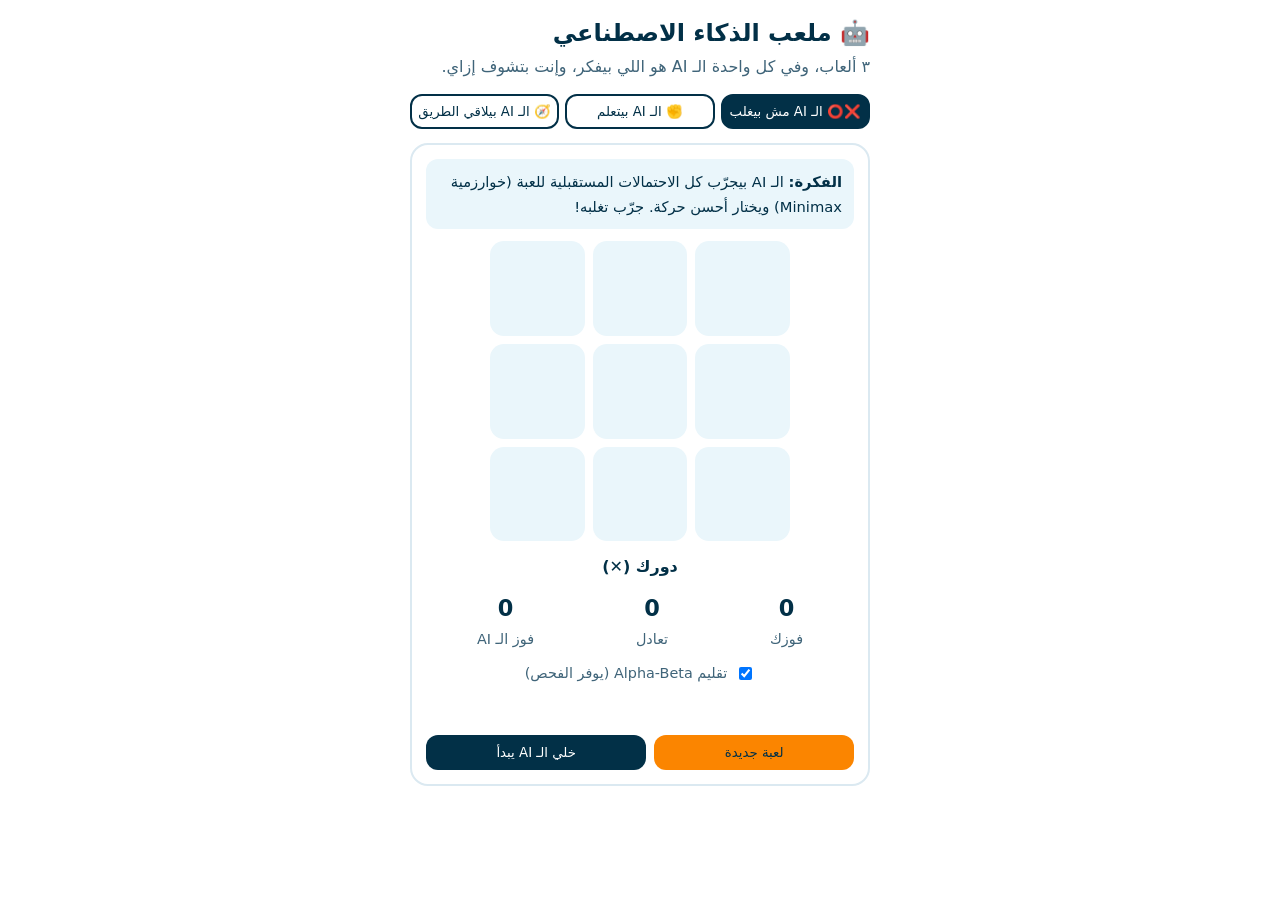
<file: index.html>
<!doctype html>
<html lang="ar" dir="rtl">
  <head>
    <meta charset="utf-8" />
    <meta
      name="viewport"
      content="width=device-width, initial-scale=1, viewport-fit=cover"
    />

    <meta name="color-scheme" content="light" />
    <link rel="stylesheet" href="./css/styles.css"/>
    <title>Ai Game</title>
  </head>
  <body>
    <main id="m">
      <h1>🤖 ملعب الذكاء الاصطناعي</h1>
      <p>٣ ألعاب، وفي كل واحدة الـ AI هو اللي بيفكر، وإنت بتشوف إزاي.</p>
      <div id="tabs" role="tablist">
        <button role="tab" aria-selected="true" data-t="0">
          ❌⭕ الـ AI مش بيغلب
        </button>
        <button role="tab" aria-selected="false" data-t="1">
          ✊ الـ AI بيتعلم
        </button>
        <button role="tab" aria-selected="false" data-t="2">
          🧭 الـ AI بيلاقي الطريق
        </button>
      </div>

      <section class="card" id="s0">
        <div class="idea">
          <b>الفكرة:</b> الـ AI بيجرّب كل الاحتمالات المستقبلية للعبة (خوارزمية
          Minimax) ويختار أحسن حركة. جرّب تغلبه!
        </div>
        <div id="bd"></div>
        <p class="msg" id="m0"></p>
        <div class="sc">
          <div><b id="sw">0</b>فوزك</div>
          <div><b id="sd">0</b>تعادل</div>
          <div><b id="sa">0</b>فوز الـ AI</div>
        </div>
        <label class="opts"
          ><input type="checkbox" id="ab" checked /> تقليم Alpha-Beta (يوفر
          الفحص)</label
        >
        <p class="msg" id="nd" style="font-weight: 400; color: var(--mut)"></p>
        <div class="row">
          <button class="b o" id="nw">لعبة جديدة</button
          ><button class="b" id="ai1">خلي الـ AI يبدأ</button>
        </div>
      </section>

      <section class="card" id="s1" hidden>
        <div class="idea">
          <b>الفكرة:</b> الـ AI مفيش عنده قواعد جاهزة. بيسجل اللي بتلعبه بعد كل
          حركة، وبيتعلم نمطك ويتوقع حركتك الجاية. العب بعشوائية حقيقية لو قدرت!
        </div>
        <div class="mv">
          <button data-m="0" aria-label="حجر">✊</button
          ><button data-m="1" aria-label="ورقة">✋</button
          ><button data-m="2" aria-label="مقص">✌️</button>
        </div>
        <p class="msg" id="m1">اختار حركة</p>
        <div id="pb"></div>
        <div class="sc">
          <div><b id="rp">0</b>فوزك</div>
          <div><b id="rd">0</b>تعادل</div>
          <div><b id="ra">0</b>فوز الـ AI</div>
        </div>
        <p class="msg" id="wr" style="font-weight: 400; color: var(--mut)"></p>
        <div class="row">
          <button class="b o" id="rr">امسح ذاكرة الـ AI</button>
        </div>
      </section>

      <section class="card" id="s2" hidden>
        <div class="idea">
          <b>الفكرة:</b> ارسم حواجز بإصبعك، وبعدين خلّي BFS ينتشر في كل اتجاه،
          وA* يستخدم heuristic عشان يروح ناحية الهدف. قارن عدد المربعات اللي
          فحصها كل واحد.
        </div>
        <canvas id="cv"></canvas>
        <div class="lg">
          <span><i style="background: #219ebc"></i>البداية</span
          ><span><i style="background: #ffb703"></i>الهدف</span
          ><span><i style="background: #8ecae6"></i>اتفحص</span
          ><span><i style="background: #fb8500"></i>الطريق</span>
        </div>
        <div class="row">
          <button class="b" id="gb">BFS</button
          ><button class="b o" id="ga">A*</button
          ><button class="b s" id="gm">متاهة عشوائية</button
          ><button class="b" id="gc">مسح</button>
        </div>
        <table>
          <thead>
            <tr>
              <th>الخوارزمية</th>
              <th>اتفحص</th>
              <th>طول الطريق</th>
            </tr>
          </thead>
          <tbody>
            <tr>
              <td>BFS</td>
              <td id="b1">-</td>
              <td id="b2">-</td>
            </tr>
            <tr>
              <td>A*</td>
              <td id="a1">-</td>
              <td id="a2">-</td>
            </tr>
          </tbody>
        </table>
        <p class="msg" id="m2" style="font-weight: 400; color: var(--mut)"></p>
      </section>
    </main>
    <script src="./js/script.js">

    </script>
  </body>
</html>
</file>
<file: css/styles.css>
:root {
  --ink: #023047;
  --mut: #3f6479;
  --sky: #8ecae6;
  --blue: #219ebc;
  --sun: #ffb703;
  --hot: #fb8500;
  --line: #dbe9f1;
  box-sizing: border-box;
  padding-top: env(safe-area-inset-top, 0px);
  padding-bottom: env(safe-area-inset-bottom, 0px);
}
html {
  background: #fff;
  color-scheme: light;
  scroll-padding-top: env(safe-area-inset-top, 0px);
}
body {
  margin: 0;
  background: #fff;
  color: var(--ink);
  font-family: "Segoe UI", Tahoma, "Noto Sans Arabic", system-ui, sans-serif;
  line-height: 1.7;
}
main {
  max-width: 460px;
  margin: 0 auto;
  padding: 18px 16px 36px;
}
h1 {
  font-size: 1.5rem;
  line-height: 1.3;
  margin: 0 0 4px;
}
p {
  margin: 0 0 10px;
  color: var(--mut);
}
#tabs {
  display: flex;
  gap: 6px;
  margin: 14px 0;
}
#tabs button {
  flex: 1;
  border: 2px solid var(--ink);
  background: #fff;
  color: var(--ink);
  border-radius: 12px;
  padding: 8px 4px;
  font: 700 0.85rem inherit;
  font-family: inherit;
  cursor: pointer;
}
#tabs button[aria-selected="true"] {
  background: var(--ink);
  color: #fff;
}
.card {
  border: 2px solid var(--line);
  border-radius: 18px;
  padding: 14px;
  margin-top: 12px;
}
.idea {
  background: #eaf6fb;
  border-radius: 12px;
  padding: 10px 12px;
  color: var(--ink);
  font-size: 0.92rem;
  margin-bottom: 12px;
}
.b {
  border: 0;
  border-radius: 12px;
  padding: 10px 12px;
  font: 700 0.92rem inherit;
  font-family: inherit;
  cursor: pointer;
  background: var(--ink);
  color: #fff;
}
.b.o {
  background: var(--hot);
  color: var(--ink);
}
.b.s {
  background: var(--sun);
  color: var(--ink);
}
.row {
  display: flex;
  flex-wrap: wrap;
  gap: 8px;
  margin-top: 10px;
}
.row .b {
  flex: 1 1 auto;
}
:focus-visible {
  outline: 3px solid var(--hot);
  outline-offset: 2px;
}
#bd {
  display: grid;
  grid-template-columns: repeat(3, 1fr);
  gap: 8px;
  width: min(100%, 300px);
  margin: 0 auto;
}
#bd button {
  aspect-ratio: 1;
  border: 0;
  border-radius: 14px;
  background: #eaf6fb;
  font: 800 2.6rem inherit;
  font-family: inherit;
  cursor: pointer;
  color: var(--blue);
}
#bd button.o {
  color: var(--hot);
}
#bd button.w {
  background: var(--sun);
}
.msg {
  text-align: center;
  font-weight: 700;
  margin: 12px 0 0;
  min-height: 1.7em;
  color: var(--ink);
}
.sc {
  display: flex;
  justify-content: space-around;
  text-align: center;
  margin-top: 8px;
  font-size: 0.9rem;
  color: var(--mut);
}
.sc b {
  display: block;
  font-size: 1.4rem;
  color: var(--ink);
}
.opts {
  display: flex;
  gap: 8px;
  align-items: center;
  justify-content: center;
  margin-top: 10px;
  color: var(--mut);
  font-size: 0.9rem;
}
.mv {
  display: flex;
  gap: 8px;
}
.mv button {
  flex: 1;
  font-size: 2.2rem;
  padding: 10px 0;
  border: 2px solid var(--ink);
  background: #fff;
  border-radius: 14px;
  cursor: pointer;
}
.bar {
  display: flex;
  align-items: center;
  gap: 8px;
  margin-top: 6px;
  font-size: 0.9rem;
}
.bar i {
  display: block;
  height: 12px;
  border-radius: 6px;
  background: var(--blue);
  width: 0;
  transition: width 0.3s;
}
.bar span {
  width: 2.2em;
  text-align: center;
  font-size: 1.2rem;
}
canvas {
  display: block;
  margin: 0 auto;
  touch-action: none;
  border: 2px solid var(--ink);
  border-radius: 8px;
}
table {
  width: 100%;
  border-collapse: collapse;
  font-size: 0.9rem;
  margin-top: 10px;
}
th,
td {
  padding: 6px;
  text-align: center;
  border-bottom: 1px solid var(--line);
}
td:first-child,
th:first-child {
  text-align: right;
}
th {
  color: var(--mut);
  font-weight: 600;
}
.lg {
  display: flex;
  gap: 10px;
  flex-wrap: wrap;
  font-size: 0.8rem;
  color: var(--mut);
  margin-top: 8px;
  justify-content: center;
}
.lg i {
  display: inline-block;
  width: 11px;
  height: 11px;
  border-radius: 3px;
  vertical-align: middle;
  margin-left: 4px;
}
@media (prefers-reduced-motion: reduce) {
  .bar i {
    transition: none;
  }
}
</file>
